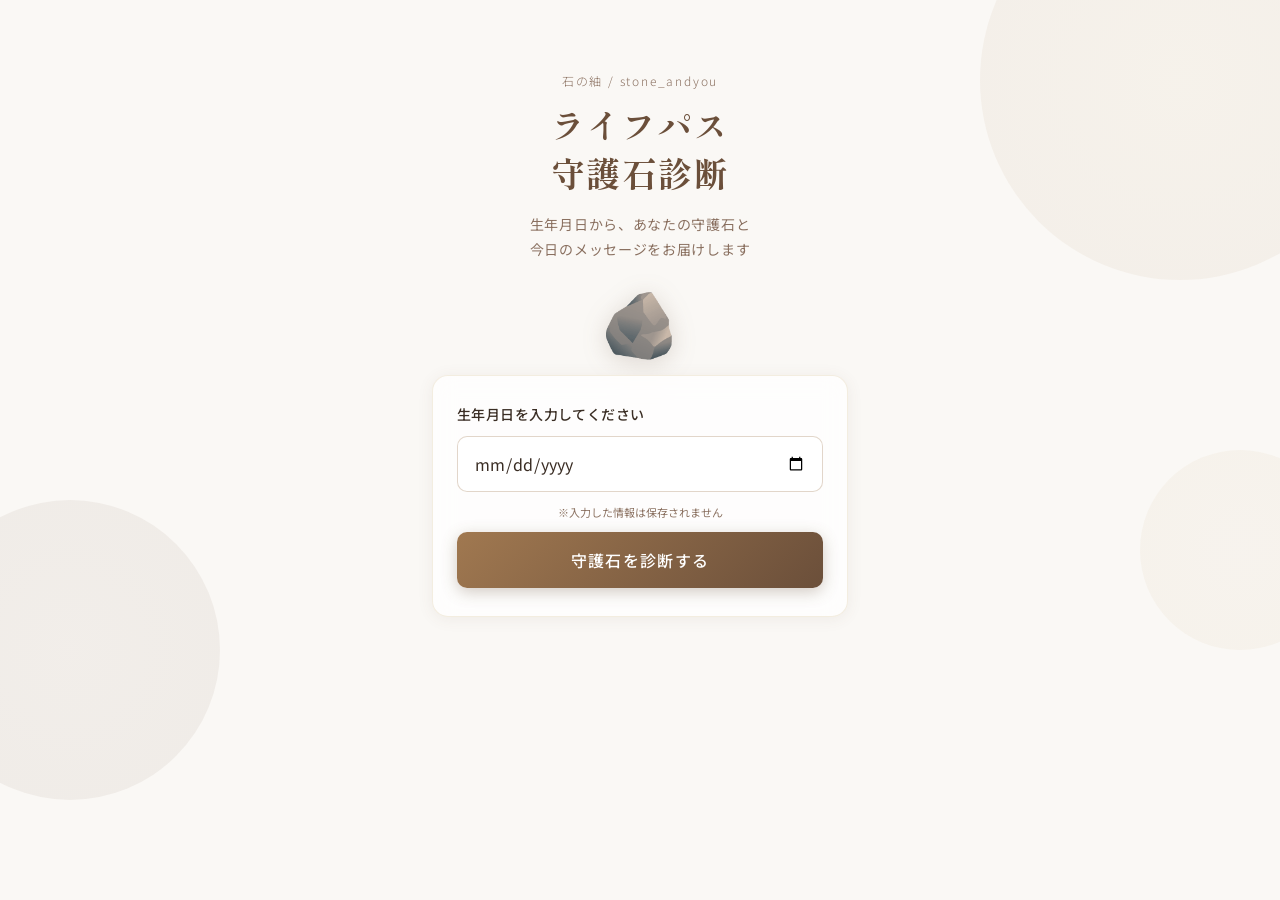
<file: index.html>
<!DOCTYPE html>
<html lang="ja">
<head>
  <meta charset="UTF-8" />
  <meta name="viewport" content="width=device-width, initial-scale=1.0" />
  <title>ライフパス診断 | 石の紬</title>
  <meta name="description" content="生年月日から守護石とあなたへのメッセージを診断します。石の紬のライフパス診断。" />
  <link rel="preconnect" href="https://fonts.googleapis.com" />
  <link rel="preconnect" href="https://fonts.gstatic.com" crossorigin />
  <link href="https://fonts.googleapis.com/css2?family=Shippori+Mincho:wght@400;500;700&family=Noto+Sans+JP:wght@300;400;500&display=swap" rel="stylesheet" />
  <link rel="stylesheet" href="style.css" />
</head>
<body>
  <div class="bg-decoration">
    <div class="circle c1"></div>
    <div class="circle c2"></div>
    <div class="circle c3"></div>
  </div>

  <!-- TOP画面 -->
  <section id="screen-top" class="screen active">
    <div class="container">
      <div class="logo-area">
        <p class="brand-sub">石の紬 / stone_andyou</p>
        <h1 class="brand-title">ライフパス<br />守護石診断</h1>
        <p class="brand-desc">生年月日から、あなたの守護石と<br />今日のメッセージをお届けします</p>
      </div>
      <div class="stone-icon">🪨</div>
      <div class="form-area">
        <label class="form-label">生年月日を入力してください</label>
        <input type="date" id="birthdate-input" class="date-input" max="2010-12-31" min="1940-01-01" />
        <p class="form-note">※入力した情報は保存されません</p>
        <button id="btn-diagnose" class="btn-primary" onclick="startDiagnosis()">
          守護石を診断する
        </button>
      </div>
    </div>
  </section>

  <!-- ローディング画面 -->
  <section id="screen-loading" class="screen">
    <div class="container center">
      <div class="loading-stone">🔮</div>
      <p class="loading-text">あなたの守護石を<br />読み取っています…</p>
      <div class="dots">
        <span></span><span></span><span></span>
      </div>
    </div>
  </section>

  <!-- 結果画面 -->
  <section id="screen-result" class="screen">
    <div class="container">
      <p class="result-brand">石の紬 / stone_andyou</p>
      <div class="result-number-area">
        <p class="result-label">あなたのライフパスナンバーは</p>
        <div class="result-number" id="result-number">4</div>
      </div>
      <div class="result-title-area">
        <h2 class="result-title" id="result-title">積み重ねの人</h2>
        <p class="result-keywords" id="result-keywords">堅実さ・誠実さ・忍耐力</p>
      </div>

      <div class="result-card stone-card">
        <p class="card-label">✦ 守護石</p>
        <p class="card-value" id="result-stone">タイガーアイ / ヘマタイト</p>
        <p class="card-desc" id="result-stone-desc">地に足のついた力強さと、ブレない意志を支えてくれる石です。</p>
      </div>

      <div class="result-card message-card">
        <p class="card-label">✦ 今日のメッセージ</p>
        <p class="card-message" id="result-message">焦らなくて大丈夫。あなたが積み重ねてきたものは、ちゃんと形になっています。</p>
      </div>

      <div class="line-cta">
        <p class="line-cta-text">もっと詳しい鑑定を<br />LINEで受け取りませんか？</p>
        <p class="line-cta-sub">守護石の選び方・石の販売もLINEにて</p>
        <a id="line-btn" href="#" class="btn-line" target="_blank" rel="noopener">
          <svg class="line-icon" viewBox="0 0 24 24" fill="currentColor">
            <path d="M12 2C6.48 2 2 6.01 2 10.97c0 4.07 2.87 7.49 6.84 8.72.5.09.68-.22.68-.48v-1.7c-2.79.61-3.38-1.34-3.38-1.34-.45-1.16-1.11-1.47-1.11-1.47-.91-.62.07-.61.07-.61 1 .07 1.53 1.03 1.53 1.03.89 1.52 2.34 1.08 2.91.83.09-.65.35-1.08.63-1.33-2.22-.25-4.56-1.11-4.56-4.95 0-1.09.39-1.99 1.03-2.69-.1-.25-.45-1.27.1-2.65 0 0 .84-.27 2.75 1.02A9.58 9.58 0 0 1 12 6.84c.85 0 1.71.11 2.51.34 1.91-1.29 2.75-1.02 2.75-1.02.55 1.38.2 2.4.1 2.65.64.7 1.03 1.6 1.03 2.69 0 3.85-2.34 4.7-4.57 4.95.36.31.68.92.68 1.85v2.74c0 .27.18.58.69.48C19.14 18.46 22 15.04 22 10.97 22 6.01 17.52 2 12 2z"/>
          </svg>
          LINEで詳しく診断してもらう
        </a>
        <p class="line-cta-note">※ボタンをタップするとLINEが開きます</p>
      </div>

      <button class="btn-retry" onclick="resetDiagnosis()">もう一度診断する</button>
    </div>
  </section>

  <script src="lifepath.js"></script>
</body>
</html>
</file>
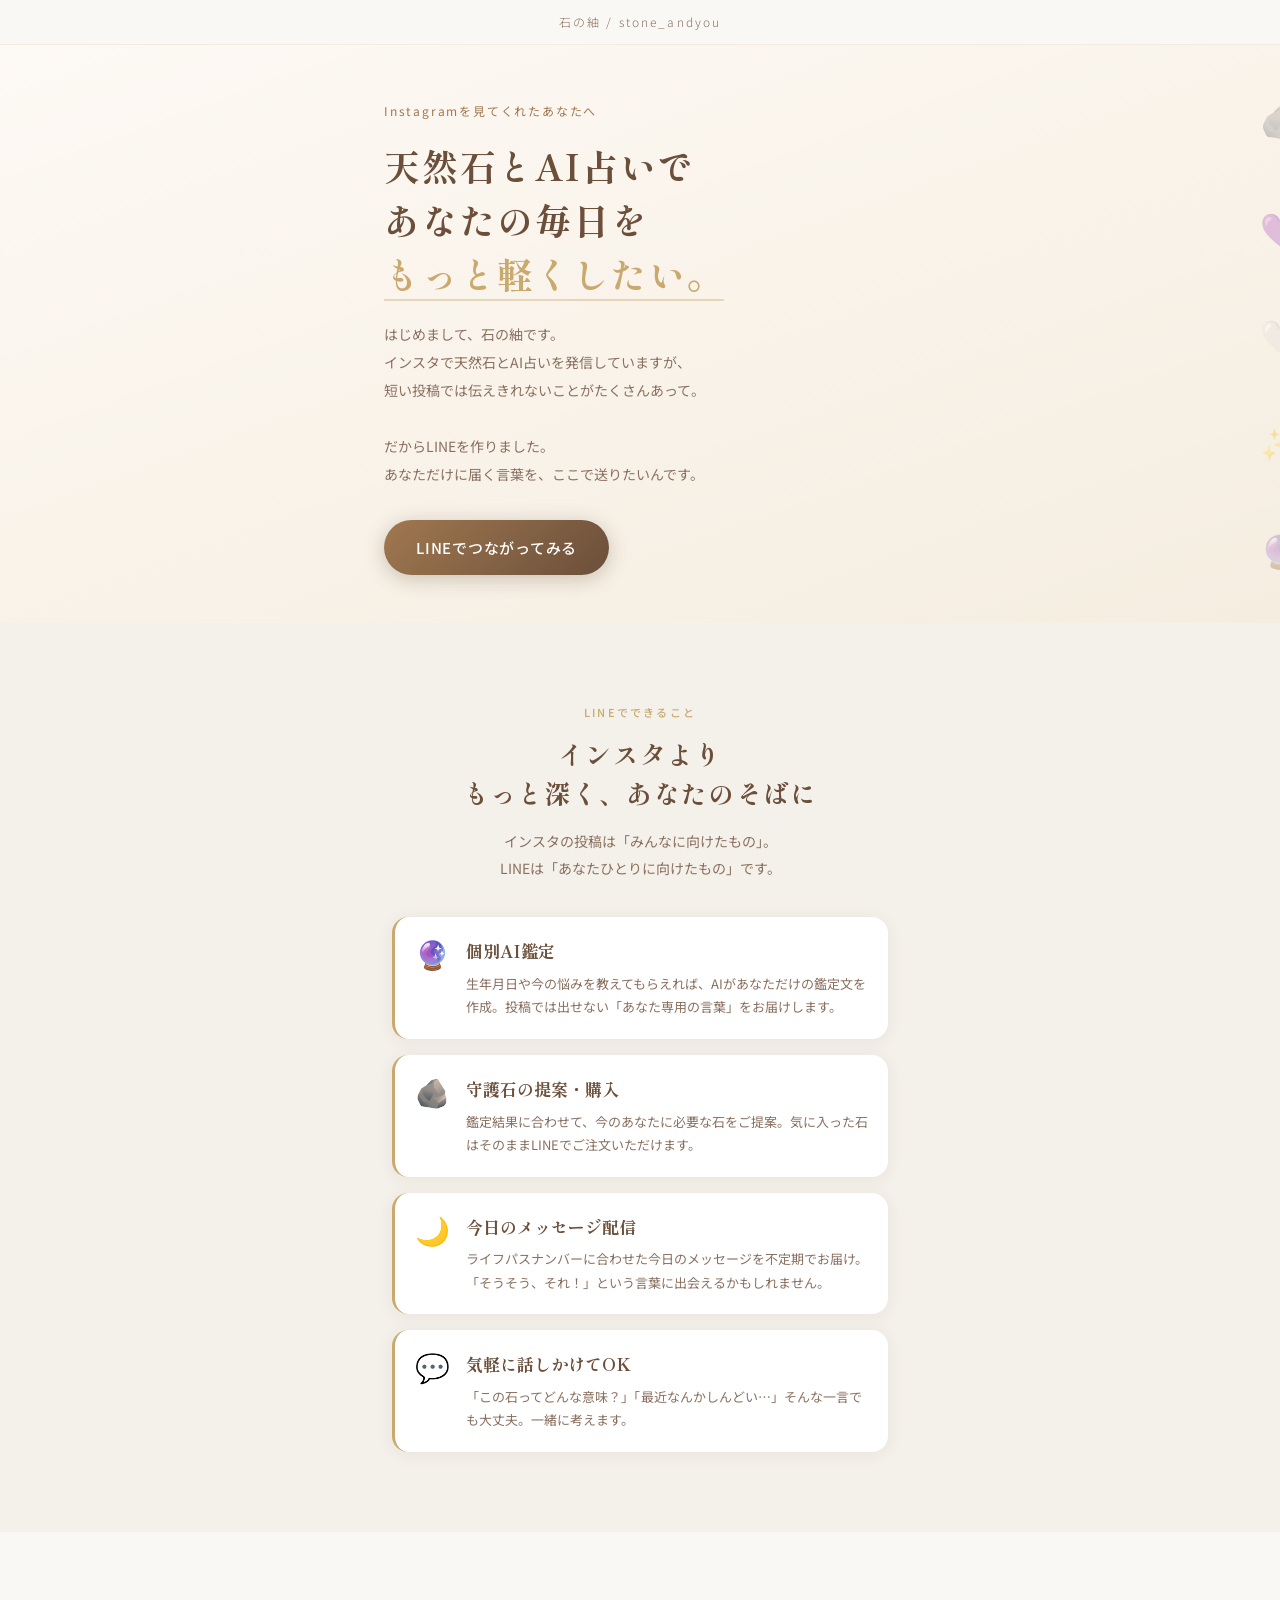
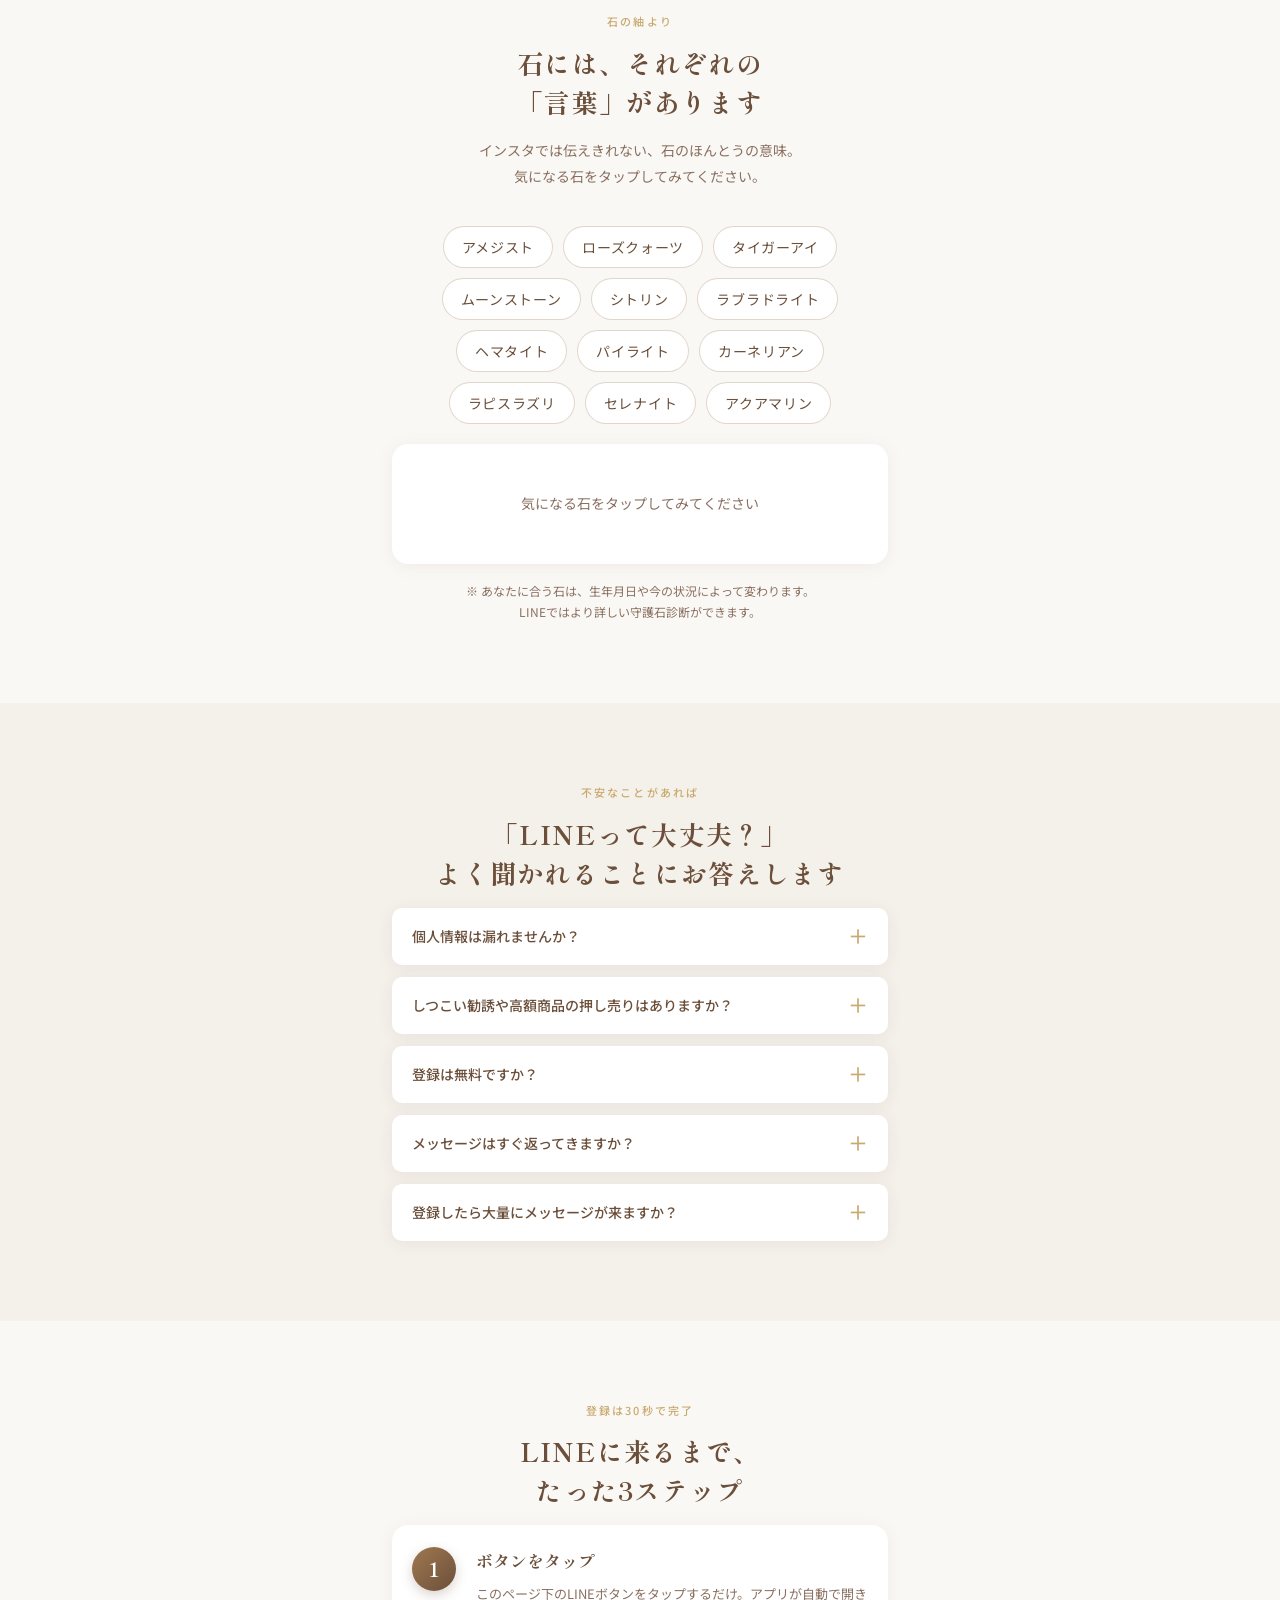
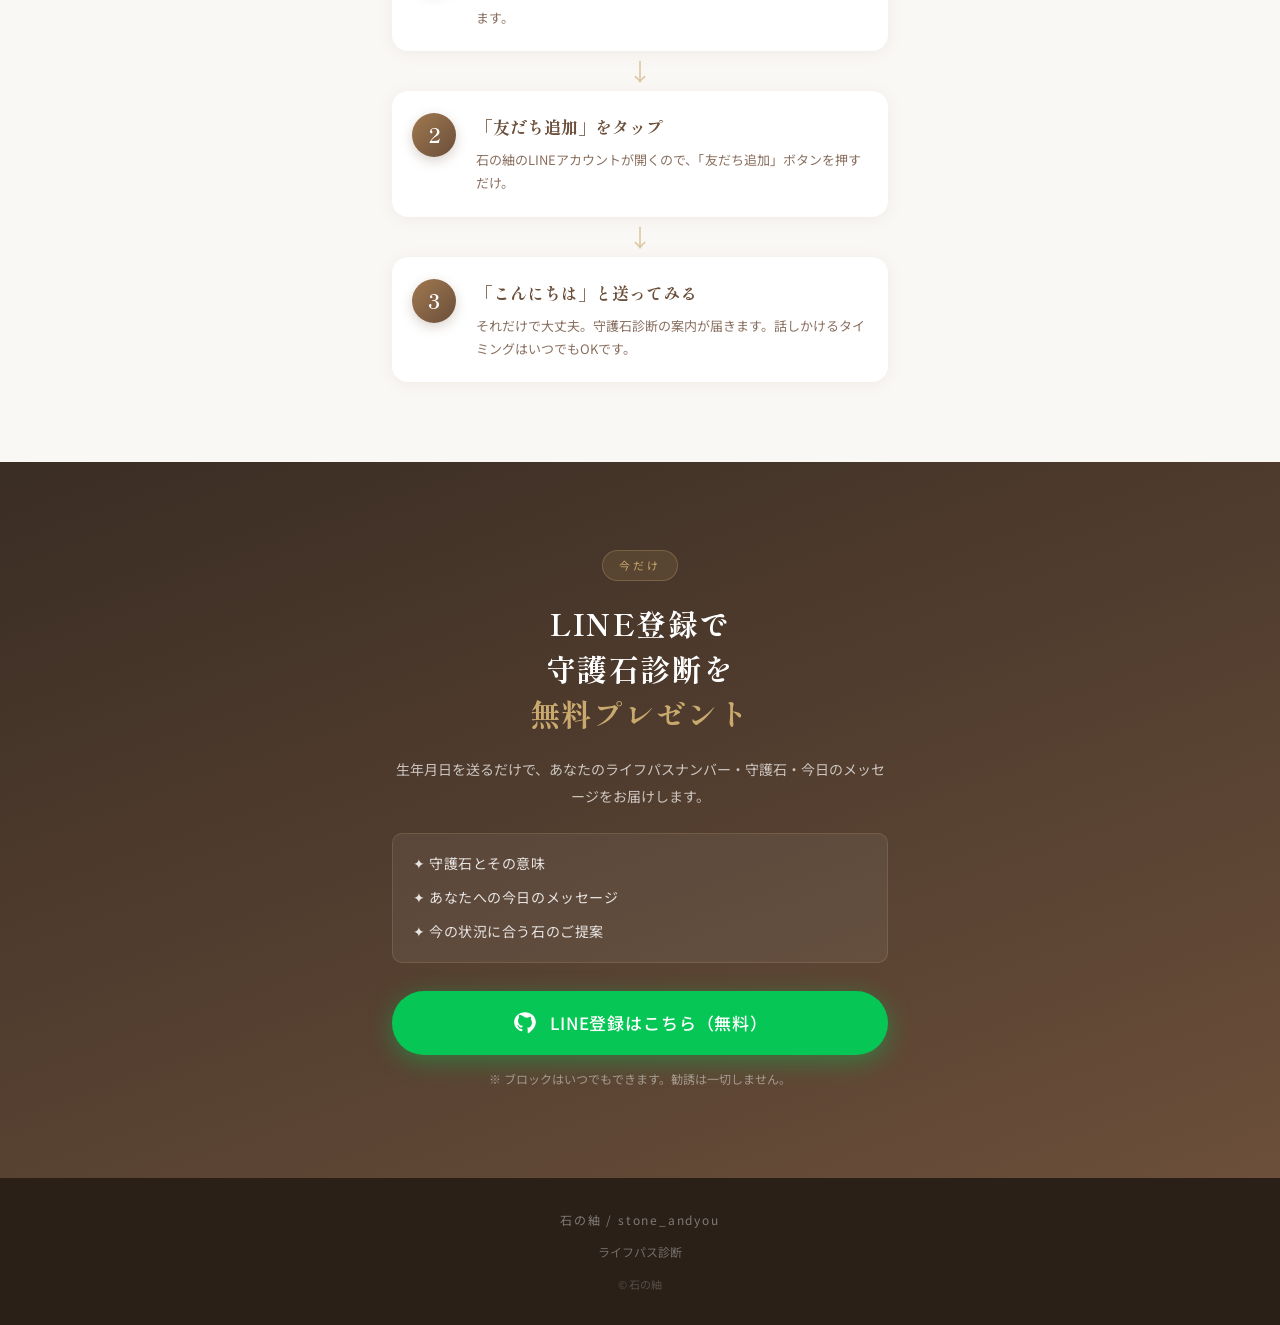
<file: lp.html>
<!DOCTYPE html>
<html lang="ja">
<head>
  <meta charset="UTF-8" />
  <meta name="viewport" content="width=device-width, initial-scale=1.0" />
  <title>LINEで占い・守護石診断 | 石の紬</title>
  <meta name="description" content="天然石×AI占い。LINEで個別の守護石診断・AI鑑定が受けられます。石の紬 / stone_andyou" />
  <link rel="preconnect" href="https://fonts.googleapis.com" />
  <link rel="preconnect" href="https://fonts.gstatic.com" crossorigin />
  <link href="https://fonts.googleapis.com/css2?family=Shippori+Mincho:wght@400;500;700&family=Noto+Sans+JP:wght@300;400;500&display=swap" rel="stylesheet" />
  <link rel="stylesheet" href="lp.css" />
</head>
<body>

  <!-- ===== ヘッダー ===== -->
  <header class="lp-header">
    <p class="header-brand">石の紬 / stone_andyou</p>
  </header>

  <!-- ===== HERO ===== -->
  <section class="hero">
    <div class="hero-inner">
      <p class="hero-eyebrow">Instagramを見てくれたあなたへ</p>
      <h1 class="hero-title">
        天然石とAI占いで<br />
        あなたの毎日を<br />
        <span class="hero-accent">もっと軽くしたい。</span>
      </h1>
      <p class="hero-body">
        はじめまして、石の紬です。<br />
        インスタで天然石とAI占いを発信していますが、<br />
        短い投稿では伝えきれないことがたくさんあって。<br /><br />
        だからLINEを作りました。<br />
        あなただけに届く言葉を、ここで送りたいんです。
      </p>
      <a href="#line-cta" class="btn-hero">LINEでつながってみる</a>
    </div>
    <div class="hero-stones">
      <span class="hs s1">🪨</span>
      <span class="hs s2">💜</span>
      <span class="hs s3">🤍</span>
      <span class="hs s4">✨</span>
      <span class="hs s5">🔮</span>
    </div>
  </section>

  <!-- ===== LINEでできること ===== -->
  <section class="section bg-cream">
    <div class="container">
      <p class="section-eyebrow">LINEでできること</p>
      <h2 class="section-title">インスタより<br />もっと深く、あなたのそばに</h2>
      <p class="section-lead">
        インスタの投稿は「みんなに向けたもの」。<br />
        LINEは「あなたひとりに向けたもの」です。
      </p>

      <div class="benefit-list">
        <div class="benefit-card">
          <div class="benefit-icon">🔮</div>
          <div class="benefit-body">
            <h3 class="benefit-title">個別AI鑑定</h3>
            <p class="benefit-desc">生年月日や今の悩みを教えてもらえれば、AIがあなただけの鑑定文を作成。投稿では出せない「あなた専用の言葉」をお届けします。</p>
          </div>
        </div>
        <div class="benefit-card">
          <div class="benefit-icon">🪨</div>
          <div class="benefit-body">
            <h3 class="benefit-title">守護石の提案・購入</h3>
            <p class="benefit-desc">鑑定結果に合わせて、今のあなたに必要な石をご提案。気に入った石はそのままLINEでご注文いただけます。</p>
          </div>
        </div>
        <div class="benefit-card">
          <div class="benefit-icon">🌙</div>
          <div class="benefit-body">
            <h3 class="benefit-title">今日のメッセージ配信</h3>
            <p class="benefit-desc">ライフパスナンバーに合わせた今日のメッセージを不定期でお届け。「そうそう、それ！」という言葉に出会えるかもしれません。</p>
          </div>
        </div>
        <div class="benefit-card">
          <div class="benefit-icon">💬</div>
          <div class="benefit-body">
            <h3 class="benefit-title">気軽に話しかけてOK</h3>
            <p class="benefit-desc">「この石ってどんな意味？」「最近なんかしんどい…」そんな一言でも大丈夫。一緒に考えます。</p>
          </div>
        </div>
      </div>
    </div>
  </section>

  <!-- ===== 石の意味ミニ辞典 ===== -->
  <section class="section">
    <div class="container">
      <p class="section-eyebrow">石の紬より</p>
      <h2 class="section-title">石には、それぞれの<br />「言葉」があります</h2>
      <p class="section-lead">
        インスタでは伝えきれない、石のほんとうの意味。<br />
        気になる石をタップしてみてください。
      </p>

      <div class="stone-grid">
        <button class="stone-chip" onclick="toggleStone('amethyst')">アメジスト</button>
        <button class="stone-chip" onclick="toggleStone('rose')">ローズクォーツ</button>
        <button class="stone-chip" onclick="toggleStone('tiger')">タイガーアイ</button>
        <button class="stone-chip" onclick="toggleStone('moonstone')">ムーンストーン</button>
        <button class="stone-chip" onclick="toggleStone('citrine')">シトリン</button>
        <button class="stone-chip" onclick="toggleStone('labradorite')">ラブラドライト</button>
        <button class="stone-chip" onclick="toggleStone('hematite')">ヘマタイト</button>
        <button class="stone-chip" onclick="toggleStone('pyrite')">パイライト</button>
        <button class="stone-chip" onclick="toggleStone('carnelian')">カーネリアン</button>
        <button class="stone-chip" onclick="toggleStone('lapis')">ラピスラズリ</button>
        <button class="stone-chip" onclick="toggleStone('selenite')">セレナイト</button>
        <button class="stone-chip" onclick="toggleStone('aquamarine')">アクアマリン</button>
      </div>

      <div class="stone-detail" id="stone-detail">
        <div class="stone-detail-inner" id="stone-detail-inner">
          <p class="stone-detail-placeholder">気になる石をタップしてみてください</p>
        </div>
      </div>

      <p class="stone-note">
        ※ あなたに合う石は、生年月日や今の状況によって変わります。<br />
        LINEではより詳しい守護石診断ができます。
      </p>
    </div>
  </section>

  <!-- ===== よくある不安Q&A ===== -->
  <section class="section bg-cream">
    <div class="container">
      <p class="section-eyebrow">不安なことがあれば</p>
      <h2 class="section-title">「LINEって大丈夫？」<br />よく聞かれることにお答えします</h2>

      <div class="faq-list">
        <div class="faq-item">
          <button class="faq-q" onclick="toggleFaq(this)">
            <span>個人情報は漏れませんか？</span>
            <span class="faq-icon">＋</span>
          </button>
          <div class="faq-a">
            <p>LINEのトーク内容は私だけが見ます。名前・住所・電話番号などをこちらから聞くことはありませんし、第三者に共有することも絶対にありません。また、石を注文いただいた場合の発送先は、ご注文時に確認するだけで、それ以外には使用しません。</p>
          </div>
        </div>
        <div class="faq-item">
          <button class="faq-q" onclick="toggleFaq(this)">
            <span>しつこい勧誘や高額商品の押し売りはありますか？</span>
            <span class="faq-icon">＋</span>
          </button>
          <div class="faq-a">
            <p>一切ありません。私が大切にしているのは「その人に合った石との出会い」。必要のない方に無理に売ることはしませんし、ブロックもいつでも自由にしていただけます。返信したくない時は、しなくても大丈夫です。</p>
          </div>
        </div>
        <div class="faq-item">
          <button class="faq-q" onclick="toggleFaq(this)">
            <span>登録は無料ですか？</span>
            <span class="faq-icon">＋</span>
          </button>
          <div class="faq-a">
            <p>LINEの登録・トーク・簡単な相談は無料です。個別の詳細鑑定（長文・複数の質問対応など）は有料メニューをご案内することがありますが、事前にお伝えしますので、いきなり請求されることはありません。</p>
          </div>
        </div>
        <div class="faq-item">
          <button class="faq-q" onclick="toggleFaq(this)">
            <span>メッセージはすぐ返ってきますか？</span>
            <span class="faq-icon">＋</span>
          </button>
          <div class="faq-a">
            <p>石に関する簡単な質問や守護石診断（生年月日を送るだけ）は、自動で返信が届きます。詳しい個別鑑定のご相談は、基本的に24時間以内にお返事します。返信が遅くなる場合はご了承ください。</p>
          </div>
        </div>
        <div class="faq-item">
          <button class="faq-q" onclick="toggleFaq(this)">
            <span>登録したら大量にメッセージが来ますか？</span>
            <span class="faq-icon">＋</span>
          </button>
          <div class="faq-a">
            <p>頻繁にメッセージを送ることはありません。配信は週1〜2回程度で、今日のメッセージや石のご紹介など、役に立つ内容だけをお届けしています。「静かなLINE」を心がけています。</p>
          </div>
        </div>
      </div>
    </div>
  </section>

  <!-- ===== 登録の流れ ===== -->
  <section class="section">
    <div class="container">
      <p class="section-eyebrow">登録は30秒で完了</p>
      <h2 class="section-title">LINEに来るまで、<br />たった3ステップ</h2>

      <div class="steps">
        <div class="step">
          <div class="step-num">1</div>
          <div class="step-body">
            <h3 class="step-title">ボタンをタップ</h3>
            <p class="step-desc">このページ下のLINEボタンをタップするだけ。アプリが自動で開きます。</p>
          </div>
        </div>
        <div class="step-arrow">↓</div>
        <div class="step">
          <div class="step-num">2</div>
          <div class="step-body">
            <h3 class="step-title">「友だち追加」をタップ</h3>
            <p class="step-desc">石の紬のLINEアカウントが開くので、「友だち追加」ボタンを押すだけ。</p>
          </div>
        </div>
        <div class="step-arrow">↓</div>
        <div class="step">
          <div class="step-num">3</div>
          <div class="step-body">
            <h3 class="step-title">「こんにちは」と送ってみる</h3>
            <p class="step-desc">それだけで大丈夫。守護石診断の案内が届きます。話しかけるタイミングはいつでもOKです。</p>
          </div>
        </div>
      </div>
    </div>
  </section>

  <!-- ===== LINE CTA ===== -->
  <section class="section cta-section" id="line-cta">
    <div class="container">
      <div class="cta-box">
        <p class="cta-eyebrow">今だけ</p>
        <h2 class="cta-title">LINE登録で<br />守護石診断を<br /><span class="cta-accent">無料プレゼント</span></h2>
        <p class="cta-desc">
          生年月日を送るだけで、あなたのライフパスナンバー・守護石・今日のメッセージをお届けします。
        </p>
        <ul class="cta-list">
          <li>✦ 守護石とその意味</li>
          <li>✦ あなたへの今日のメッセージ</li>
          <li>✦ 今の状況に合う石のご提案</li>
        </ul>
        <a href="https://lin.ee/XXXXXXXX" class="btn-line-main" target="_blank" rel="noopener">
          <svg class="line-icon-lg" viewBox="0 0 24 24" fill="currentColor">
            <path d="M12 2C6.48 2 2 6.01 2 10.97c0 4.07 2.87 7.49 6.84 8.72.5.09.68-.22.68-.48v-1.7c-2.79.61-3.38-1.34-3.38-1.34-.45-1.16-1.11-1.47-1.11-1.47-.91-.62.07-.61.07-.61 1 .07 1.53 1.03 1.53 1.03.89 1.52 2.34 1.08 2.91.83.09-.65.35-1.08.63-1.33-2.22-.25-4.56-1.11-4.56-4.95 0-1.09.39-1.99 1.03-2.69-.1-.25-.45-1.27.1-2.65 0 0 .84-.27 2.75 1.02A9.58 9.58 0 0 1 12 6.84c.85 0 1.71.11 2.51.34 1.91-1.29 2.75-1.02 2.75-1.02.55 1.38.2 2.4.1 2.65.64.7 1.03 1.6 1.03 2.69 0 3.85-2.34 4.7-4.57 4.95.36.31.68.92.68 1.85v2.74c0 .27.18.58.69.48C19.14 18.46 22 15.04 22 10.97 22 6.01 17.52 2 12 2z"/>
          </svg>
          LINE登録はこちら（無料）
        </a>
        <p class="cta-note">※ ブロックはいつでもできます。勧誘は一切しません。</p>
      </div>
    </div>
  </section>

  <!-- ===== フッター ===== -->
  <footer class="lp-footer">
    <p class="footer-brand">石の紬 / stone_andyou</p>
    <p class="footer-links">
      <a href="index.html">ライフパス診断</a>
    </p>
    <p class="footer-copy">© 石の紬</p>
  </footer>

  <script src="lp.js"></script>
</body>
</html>
</file>
<file: style.css>
/* ===== リセット & 基本 ===== */
*, *::before, *::after {
  box-sizing: border-box;
  margin: 0;
  padding: 0;
}

:root {
  --color-bg: #faf8f5;
  --color-primary: #6b4f3a;
  --color-accent: #a07850;
  --color-gold: #c9a96e;
  --color-text: #3a2d24;
  --color-text-light: #8a7060;
  --color-white: #ffffff;
  --color-line: #06c755;
  --color-card-bg: rgba(255, 255, 255, 0.75);
  --font-serif: 'Shippori Mincho', serif;
  --font-sans: 'Noto Sans JP', sans-serif;
  --shadow: 0 4px 24px rgba(107, 79, 58, 0.1);
  --shadow-card: 0 2px 16px rgba(107, 79, 58, 0.08);
  --radius: 16px;
  --radius-sm: 10px;
}

body {
  font-family: var(--font-sans);
  background-color: var(--color-bg);
  color: var(--color-text);
  min-height: 100vh;
  overflow-x: hidden;
}

/* ===== 背景装飾 ===== */
.bg-decoration {
  position: fixed;
  inset: 0;
  pointer-events: none;
  z-index: 0;
  overflow: hidden;
}

.circle {
  position: absolute;
  border-radius: 50%;
  opacity: 0.07;
}

.c1 {
  width: 400px;
  height: 400px;
  background: radial-gradient(circle, #c9a96e, #a07850);
  top: -120px;
  right: -100px;
}

.c2 {
  width: 300px;
  height: 300px;
  background: radial-gradient(circle, #8b6f5e, #6b4f3a);
  bottom: 100px;
  left: -80px;
}

.c3 {
  width: 200px;
  height: 200px;
  background: radial-gradient(circle, #d4b896, #c9a96e);
  top: 50%;
  right: -60px;
}

/* ===== 画面切り替え ===== */
.screen {
  display: none;
  position: relative;
  z-index: 1;
  min-height: 100vh;
}

.screen.active {
  display: flex;
  flex-direction: column;
}

/* ===== コンテナ ===== */
.container {
  width: 100%;
  max-width: 480px;
  margin: 0 auto;
  padding: 48px 24px 40px;
  display: flex;
  flex-direction: column;
  gap: 24px;
}

.container.center {
  justify-content: center;
  align-items: center;
  min-height: 100vh;
}

/* ===== TOP画面 ===== */
.logo-area {
  text-align: center;
  padding-top: 16px;
}

.brand-sub {
  font-family: var(--font-sans);
  font-size: 12px;
  font-weight: 300;
  letter-spacing: 0.15em;
  color: var(--color-text-light);
  margin-bottom: 12px;
}

.brand-title {
  font-family: var(--font-serif);
  font-size: 34px;
  font-weight: 700;
  color: var(--color-primary);
  line-height: 1.4;
  letter-spacing: 0.05em;
  margin-bottom: 16px;
}

.brand-desc {
  font-size: 14px;
  color: var(--color-text-light);
  line-height: 1.8;
  letter-spacing: 0.05em;
}

.stone-icon {
  text-align: center;
  font-size: 64px;
  line-height: 1;
  filter: drop-shadow(0 4px 12px rgba(107, 79, 58, 0.2));
  animation: float 3s ease-in-out infinite;
}

@keyframes float {
  0%, 100% { transform: translateY(0px); }
  50% { transform: translateY(-8px); }
}

/* ===== フォームエリア ===== */
.form-area {
  background: var(--color-card-bg);
  backdrop-filter: blur(12px);
  -webkit-backdrop-filter: blur(12px);
  border: 1px solid rgba(201, 169, 110, 0.2);
  border-radius: var(--radius);
  padding: 28px 24px;
  box-shadow: var(--shadow-card);
  display: flex;
  flex-direction: column;
  gap: 12px;
}

.form-label {
  font-size: 14px;
  color: var(--color-text);
  font-weight: 500;
  letter-spacing: 0.03em;
}

.date-input {
  width: 100%;
  padding: 14px 16px;
  border: 1.5px solid rgba(160, 120, 80, 0.3);
  border-radius: var(--radius-sm);
  font-size: 16px;
  font-family: var(--font-sans);
  color: var(--color-text);
  background: rgba(255, 255, 255, 0.8);
  outline: none;
  transition: border-color 0.2s, box-shadow 0.2s;
  -webkit-appearance: none;
}

.date-input:focus {
  border-color: var(--color-gold);
  box-shadow: 0 0 0 3px rgba(201, 169, 110, 0.15);
}

.form-note {
  font-size: 11px;
  color: var(--color-text-light);
  text-align: center;
}

/* ===== ボタン ===== */
.btn-primary {
  width: 100%;
  padding: 16px;
  background: linear-gradient(135deg, var(--color-accent), var(--color-primary));
  color: var(--color-white);
  border: none;
  border-radius: var(--radius-sm);
  font-size: 16px;
  font-family: var(--font-sans);
  font-weight: 500;
  letter-spacing: 0.08em;
  cursor: pointer;
  transition: opacity 0.2s, transform 0.15s;
  box-shadow: 0 4px 16px rgba(107, 79, 58, 0.3);
}

.btn-primary:hover {
  opacity: 0.9;
  transform: translateY(-1px);
}

.btn-primary:active {
  transform: translateY(0);
}

/* ===== ローディング ===== */
.loading-stone {
  font-size: 80px;
  animation: pulse 1.5s ease-in-out infinite;
  margin-bottom: 24px;
}

@keyframes pulse {
  0%, 100% { transform: scale(1); opacity: 1; }
  50% { transform: scale(1.1); opacity: 0.7; }
}

.loading-text {
  font-family: var(--font-serif);
  font-size: 18px;
  color: var(--color-primary);
  text-align: center;
  line-height: 1.7;
  letter-spacing: 0.05em;
  margin-bottom: 24px;
}

.dots {
  display: flex;
  gap: 8px;
  justify-content: center;
}

.dots span {
  width: 8px;
  height: 8px;
  border-radius: 50%;
  background: var(--color-gold);
  animation: blink 1.2s infinite;
}

.dots span:nth-child(2) { animation-delay: 0.2s; }
.dots span:nth-child(3) { animation-delay: 0.4s; }

@keyframes blink {
  0%, 80%, 100% { opacity: 0.2; }
  40% { opacity: 1; }
}

/* ===== 結果画面 ===== */
.result-brand {
  font-size: 11px;
  font-weight: 300;
  letter-spacing: 0.15em;
  color: var(--color-text-light);
  text-align: center;
}

.result-number-area {
  text-align: center;
  padding: 8px 0;
}

.result-label {
  font-size: 13px;
  color: var(--color-text-light);
  letter-spacing: 0.05em;
  margin-bottom: 8px;
}

.result-number {
  font-family: var(--font-serif);
  font-size: 88px;
  font-weight: 700;
  color: var(--color-primary);
  line-height: 1;
  background: linear-gradient(135deg, var(--color-primary), var(--color-gold));
  -webkit-background-clip: text;
  -webkit-text-fill-color: transparent;
  background-clip: text;
  filter: drop-shadow(0 2px 8px rgba(107, 79, 58, 0.2));
}

.result-title-area {
  text-align: center;
  padding-bottom: 8px;
  border-bottom: 1px solid rgba(201, 169, 110, 0.2);
}

.result-title {
  font-family: var(--font-serif);
  font-size: 28px;
  font-weight: 700;
  color: var(--color-primary);
  letter-spacing: 0.1em;
  margin-bottom: 8px;
}

.result-keywords {
  font-size: 13px;
  color: var(--color-accent);
  letter-spacing: 0.12em;
}

/* ===== カード ===== */
.result-card {
  background: var(--color-card-bg);
  backdrop-filter: blur(12px);
  -webkit-backdrop-filter: blur(12px);
  border-radius: var(--radius);
  padding: 20px 22px;
  box-shadow: var(--shadow-card);
}

.stone-card {
  border-left: 3px solid var(--color-gold);
  border-top: 1px solid rgba(201, 169, 110, 0.15);
}

.message-card {
  border-left: 3px solid var(--color-primary);
  border-top: 1px solid rgba(107, 79, 58, 0.1);
}

.card-label {
  font-size: 11px;
  letter-spacing: 0.2em;
  color: var(--color-text-light);
  margin-bottom: 8px;
  font-weight: 500;
}

.card-value {
  font-family: var(--font-serif);
  font-size: 20px;
  font-weight: 700;
  color: var(--color-primary);
  margin-bottom: 8px;
  letter-spacing: 0.05em;
}

.card-desc {
  font-size: 13px;
  color: var(--color-text-light);
  line-height: 1.7;
}

.card-message {
  font-family: var(--font-serif);
  font-size: 15px;
  color: var(--color-text);
  line-height: 1.9;
  letter-spacing: 0.05em;
}

/* ===== LINE CTA ===== */
.line-cta {
  background: linear-gradient(135deg, rgba(201, 169, 110, 0.08), rgba(107, 79, 58, 0.05));
  border: 1px solid rgba(201, 169, 110, 0.25);
  border-radius: var(--radius);
  padding: 24px 22px;
  text-align: center;
  display: flex;
  flex-direction: column;
  gap: 12px;
}

.line-cta-text {
  font-family: var(--font-serif);
  font-size: 16px;
  color: var(--color-primary);
  line-height: 1.7;
  font-weight: 500;
}

.line-cta-sub {
  font-size: 12px;
  color: var(--color-text-light);
}

.btn-line {
  display: flex;
  align-items: center;
  justify-content: center;
  gap: 10px;
  padding: 16px 20px;
  background: var(--color-line);
  color: white;
  border-radius: var(--radius-sm);
  text-decoration: none;
  font-size: 15px;
  font-family: var(--font-sans);
  font-weight: 500;
  letter-spacing: 0.05em;
  transition: opacity 0.2s, transform 0.15s;
  box-shadow: 0 4px 16px rgba(6, 199, 85, 0.3);
}

.btn-line:hover {
  opacity: 0.92;
  transform: translateY(-1px);
}

.line-icon {
  width: 22px;
  height: 22px;
  flex-shrink: 0;
}

.line-cta-note {
  font-size: 11px;
  color: var(--color-text-light);
}

/* ===== もう一度ボタン ===== */
.btn-retry {
  background: transparent;
  border: 1.5px solid rgba(160, 120, 80, 0.35);
  color: var(--color-text-light);
  padding: 13px;
  border-radius: var(--radius-sm);
  font-size: 14px;
  font-family: var(--font-sans);
  cursor: pointer;
  transition: background 0.2s, color 0.2s;
  letter-spacing: 0.05em;
  margin-bottom: 16px;
}

.btn-retry:hover {
  background: rgba(160, 120, 80, 0.08);
  color: var(--color-primary);
}

/* ===== アニメーション ===== */
@keyframes fadeInUp {
  from { opacity: 0; transform: translateY(20px); }
  to { opacity: 1; transform: translateY(0); }
}

.screen.active .container > * {
  animation: fadeInUp 0.4s ease both;
}

.screen.active .container > *:nth-child(1) { animation-delay: 0s; }
.screen.active .container > *:nth-child(2) { animation-delay: 0.08s; }
.screen.active .container > *:nth-child(3) { animation-delay: 0.16s; }
.screen.active .container > *:nth-child(4) { animation-delay: 0.24s; }
.screen.active .container > *:nth-child(5) { animation-delay: 0.32s; }
.screen.active .container > *:nth-child(6) { animation-delay: 0.4s; }
.screen.active .container > *:nth-child(7) { animation-delay: 0.48s; }
.screen.active .container > *:nth-child(8) { animation-delay: 0.56s; }

/* ===== レスポンシブ ===== */
@media (max-width: 360px) {
  .brand-title { font-size: 28px; }
  .result-number { font-size: 72px; }
  .result-title { font-size: 24px; }
  .container { padding: 36px 18px 32px; }
}

@media (min-width: 520px) {
  .container { padding: 56px 32px 48px; }
}
</file>
<file: lp.css>
/* ===== リセット & 基本 ===== */
*, *::before, *::after {
  box-sizing: border-box;
  margin: 0;
  padding: 0;
}

:root {
  --color-bg: #faf8f5;
  --color-cream: #f4f0ea;
  --color-primary: #6b4f3a;
  --color-accent: #a07850;
  --color-gold: #c9a96e;
  --color-text: #3a2d24;
  --color-text-light: #8a7060;
  --color-white: #ffffff;
  --color-line: #06c755;
  --font-serif: 'Shippori Mincho', serif;
  --font-sans: 'Noto Sans JP', sans-serif;
  --radius: 16px;
  --radius-sm: 10px;
  --shadow: 0 4px 24px rgba(107, 79, 58, 0.1);
  --shadow-card: 0 2px 16px rgba(107, 79, 58, 0.08);
}

html {
  scroll-behavior: smooth;
}

body {
  font-family: var(--font-sans);
  background-color: var(--color-bg);
  color: var(--color-text);
  line-height: 1.7;
  overflow-x: hidden;
}

/* ===== ヘッダー ===== */
.lp-header {
  position: sticky;
  top: 0;
  z-index: 100;
  background: rgba(250, 248, 245, 0.92);
  backdrop-filter: blur(12px);
  -webkit-backdrop-filter: blur(12px);
  border-bottom: 1px solid rgba(201, 169, 110, 0.15);
  padding: 12px 24px;
  text-align: center;
}

.header-brand {
  font-size: 12px;
  letter-spacing: 0.18em;
  color: var(--color-text-light);
  font-weight: 300;
}

/* ===== 共通コンテナ ===== */
.container {
  width: 100%;
  max-width: 560px;
  margin: 0 auto;
  padding: 0 20px;
}

.section {
  padding: 64px 0;
}

.bg-cream {
  background-color: var(--color-cream);
}

/* ===== セクション見出し共通 ===== */
.section-eyebrow {
  font-size: 11px;
  letter-spacing: 0.2em;
  color: var(--color-gold);
  text-align: center;
  margin-bottom: 12px;
  font-weight: 500;
}

.section-title {
  font-family: var(--font-serif);
  font-size: 26px;
  font-weight: 700;
  color: var(--color-primary);
  text-align: center;
  line-height: 1.5;
  letter-spacing: 0.05em;
  margin-bottom: 16px;
}

.section-lead {
  font-size: 14px;
  color: var(--color-text-light);
  text-align: center;
  line-height: 1.9;
  margin-bottom: 36px;
}

/* ===== HERO ===== */
.hero {
  background: linear-gradient(160deg, #fdf9f4 0%, #f5ede0 100%);
  padding: 56px 0 48px;
  position: relative;
  overflow: hidden;
}

.hero-inner {
  max-width: 560px;
  margin: 0 auto;
  padding: 0 24px;
  position: relative;
  z-index: 2;
}

.hero-eyebrow {
  font-size: 12px;
  letter-spacing: 0.15em;
  color: var(--color-accent);
  margin-bottom: 16px;
}

.hero-title {
  font-family: var(--font-serif);
  font-size: 32px;
  font-weight: 700;
  color: var(--color-primary);
  line-height: 1.5;
  letter-spacing: 0.05em;
  margin-bottom: 8px;
}

.hero-accent {
  color: var(--color-gold);
  border-bottom: 2px solid rgba(201, 169, 110, 0.4);
}

.hero-body {
  font-size: 14px;
  color: var(--color-text-light);
  line-height: 2;
  margin-top: 20px;
  margin-bottom: 32px;
}

.btn-hero {
  display: inline-block;
  padding: 15px 32px;
  background: linear-gradient(135deg, var(--color-accent), var(--color-primary));
  color: white;
  border-radius: 50px;
  text-decoration: none;
  font-size: 15px;
  font-weight: 500;
  letter-spacing: 0.05em;
  box-shadow: 0 4px 20px rgba(107, 79, 58, 0.3);
  transition: opacity 0.2s, transform 0.15s;
}

.btn-hero:hover {
  opacity: 0.9;
  transform: translateY(-2px);
}

.hero-stones {
  position: absolute;
  top: 0;
  right: -20px;
  height: 100%;
  display: flex;
  flex-direction: column;
  justify-content: space-around;
  padding: 20px 0;
  z-index: 1;
  opacity: 0.3;
}

.hs {
  font-size: 32px;
  animation: floatStone 4s ease-in-out infinite;
}

.s1 { animation-delay: 0s; }
.s2 { animation-delay: 0.6s; }
.s3 { animation-delay: 1.2s; }
.s4 { animation-delay: 1.8s; }
.s5 { animation-delay: 2.4s; }

@keyframes floatStone {
  0%, 100% { transform: translateY(0px); }
  50% { transform: translateY(-10px); }
}

/* ===== メリットカード ===== */
.benefit-list {
  display: flex;
  flex-direction: column;
  gap: 16px;
}

.benefit-card {
  background: white;
  border-radius: var(--radius);
  padding: 20px;
  display: flex;
  gap: 16px;
  align-items: flex-start;
  box-shadow: var(--shadow-card);
  border-left: 3px solid var(--color-gold);
}

.benefit-icon {
  font-size: 28px;
  flex-shrink: 0;
  line-height: 1;
  margin-top: 2px;
}

.benefit-title {
  font-family: var(--font-serif);
  font-size: 17px;
  font-weight: 700;
  color: var(--color-primary);
  margin-bottom: 6px;
}

.benefit-desc {
  font-size: 13px;
  color: var(--color-text-light);
  line-height: 1.8;
}

/* ===== 石の辞典 ===== */
.stone-grid {
  display: flex;
  flex-wrap: wrap;
  gap: 10px;
  justify-content: center;
  margin-bottom: 20px;
}

.stone-chip {
  padding: 10px 18px;
  border: 1.5px solid rgba(160, 120, 80, 0.3);
  border-radius: 50px;
  background: white;
  color: var(--color-primary);
  font-size: 14px;
  font-family: var(--font-sans);
  cursor: pointer;
  transition: all 0.2s;
  letter-spacing: 0.05em;
}

.stone-chip:hover,
.stone-chip.active {
  background: var(--color-primary);
  color: white;
  border-color: var(--color-primary);
  transform: translateY(-1px);
  box-shadow: 0 4px 12px rgba(107, 79, 58, 0.25);
}

.stone-detail {
  background: white;
  border-radius: var(--radius);
  min-height: 120px;
  display: flex;
  align-items: center;
  box-shadow: var(--shadow-card);
  overflow: hidden;
  margin-bottom: 16px;
  transition: min-height 0.3s;
}

.stone-detail-inner {
  padding: 24px;
  width: 100%;
}

.stone-detail-placeholder {
  color: var(--color-text-light);
  font-size: 14px;
  text-align: center;
}

.stone-detail-content {
  display: flex;
  flex-direction: column;
  gap: 10px;
}

.stone-detail-name {
  font-family: var(--font-serif);
  font-size: 20px;
  font-weight: 700;
  color: var(--color-primary);
}

.stone-detail-emoji {
  font-size: 32px;
  margin-bottom: 4px;
}

.stone-detail-meaning {
  font-size: 14px;
  color: var(--color-text);
  line-height: 1.8;
}

.stone-detail-keyword {
  display: inline-block;
  font-size: 12px;
  color: var(--color-accent);
  background: rgba(160, 120, 80, 0.08);
  border-radius: 4px;
  padding: 3px 10px;
  letter-spacing: 0.08em;
}

.stone-note {
  font-size: 12px;
  color: var(--color-text-light);
  text-align: center;
  line-height: 1.8;
}

/* ===== Q&A ===== */
.faq-list {
  display: flex;
  flex-direction: column;
  gap: 12px;
}

.faq-item {
  background: white;
  border-radius: var(--radius-sm);
  overflow: hidden;
  box-shadow: var(--shadow-card);
}

.faq-q {
  width: 100%;
  padding: 18px 20px;
  background: none;
  border: none;
  display: flex;
  justify-content: space-between;
  align-items: center;
  gap: 12px;
  cursor: pointer;
  font-size: 14px;
  font-family: var(--font-sans);
  color: var(--color-primary);
  font-weight: 500;
  text-align: left;
  line-height: 1.5;
  transition: background 0.2s;
}

.faq-q:hover {
  background: rgba(160, 120, 80, 0.04);
}

.faq-icon {
  flex-shrink: 0;
  font-size: 20px;
  color: var(--color-gold);
  transition: transform 0.25s;
  line-height: 1;
}

.faq-q.open .faq-icon {
  transform: rotate(45deg);
}

.faq-a {
  max-height: 0;
  overflow: hidden;
  transition: max-height 0.35s ease;
}

.faq-a.open {
  max-height: 300px;
}

.faq-a p {
  padding: 0 20px 20px;
  font-size: 13px;
  color: var(--color-text-light);
  line-height: 1.9;
  border-top: 1px solid rgba(160, 120, 80, 0.1);
  padding-top: 16px;
}

/* ===== ステップ ===== */
.steps {
  display: flex;
  flex-direction: column;
  gap: 0;
}

.step {
  display: flex;
  gap: 20px;
  align-items: flex-start;
  background: white;
  border-radius: var(--radius);
  padding: 22px 20px;
  box-shadow: var(--shadow-card);
}

.step-arrow {
  text-align: center;
  color: var(--color-gold);
  font-size: 24px;
  padding: 8px 0;
  line-height: 1;
  opacity: 0.6;
}

.step-num {
  width: 44px;
  height: 44px;
  border-radius: 50%;
  background: linear-gradient(135deg, var(--color-accent), var(--color-primary));
  color: white;
  font-family: var(--font-serif);
  font-size: 20px;
  font-weight: 700;
  display: flex;
  align-items: center;
  justify-content: center;
  flex-shrink: 0;
  box-shadow: 0 4px 12px rgba(107, 79, 58, 0.25);
}

.step-title {
  font-family: var(--font-serif);
  font-size: 17px;
  font-weight: 700;
  color: var(--color-primary);
  margin-bottom: 6px;
}

.step-desc {
  font-size: 13px;
  color: var(--color-text-light);
  line-height: 1.8;
}

/* ===== CTA ===== */
.cta-section {
  background: linear-gradient(160deg, #3a2d24 0%, #6b4f3a 100%);
}

.cta-section .section-eyebrow {
  color: rgba(201, 169, 110, 0.8);
}

.cta-box {
  text-align: center;
  padding: 8px 0;
}

.cta-eyebrow {
  display: inline-block;
  font-size: 11px;
  letter-spacing: 0.25em;
  color: var(--color-gold);
  background: rgba(201, 169, 110, 0.12);
  border: 1px solid rgba(201, 169, 110, 0.3);
  border-radius: 50px;
  padding: 5px 16px;
  margin-bottom: 20px;
}

.cta-title {
  font-family: var(--font-serif);
  font-size: 30px;
  font-weight: 700;
  color: white;
  line-height: 1.5;
  letter-spacing: 0.05em;
  margin-bottom: 20px;
}

.cta-accent {
  color: var(--color-gold);
}

.cta-desc {
  font-size: 14px;
  color: rgba(255, 255, 255, 0.7);
  line-height: 1.9;
  margin-bottom: 24px;
}

.cta-list {
  list-style: none;
  display: flex;
  flex-direction: column;
  gap: 10px;
  text-align: left;
  background: rgba(255, 255, 255, 0.06);
  border: 1px solid rgba(201, 169, 110, 0.2);
  border-radius: var(--radius-sm);
  padding: 18px 20px;
  margin-bottom: 28px;
}

.cta-list li {
  font-size: 14px;
  color: rgba(255, 255, 255, 0.85);
  letter-spacing: 0.04em;
}

.btn-line-main {
  display: flex;
  align-items: center;
  justify-content: center;
  gap: 12px;
  padding: 18px 28px;
  background: var(--color-line);
  color: white;
  border-radius: 50px;
  text-decoration: none;
  font-size: 17px;
  font-weight: 500;
  letter-spacing: 0.05em;
  box-shadow: 0 6px 24px rgba(6, 199, 85, 0.4);
  transition: opacity 0.2s, transform 0.15s;
  margin-bottom: 14px;
}

.btn-line-main:hover {
  opacity: 0.92;
  transform: translateY(-2px);
}

.line-icon-lg {
  width: 26px;
  height: 26px;
  flex-shrink: 0;
}

.cta-note {
  font-size: 12px;
  color: rgba(255, 255, 255, 0.45);
}

/* ===== フッター ===== */
.lp-footer {
  background: #2a2018;
  padding: 32px 24px;
  text-align: center;
  display: flex;
  flex-direction: column;
  gap: 12px;
}

.footer-brand {
  font-size: 12px;
  letter-spacing: 0.15em;
  color: rgba(255, 255, 255, 0.4);
}

.footer-links {
  display: flex;
  justify-content: center;
  gap: 24px;
}

.footer-links a {
  font-size: 12px;
  color: rgba(255, 255, 255, 0.35);
  text-decoration: none;
}

.footer-links a:hover {
  color: rgba(255, 255, 255, 0.6);
}

.footer-copy {
  font-size: 11px;
  color: rgba(255, 255, 255, 0.2);
}

/* ===== レスポンシブ ===== */
@media (max-width: 360px) {
  .hero-title { font-size: 26px; }
  .section-title { font-size: 22px; }
  .cta-title { font-size: 26px; }
}

@media (min-width: 600px) {
  .hero-title { font-size: 36px; }
  .section { padding: 80px 0; }
  .container { padding: 0 32px; }
}
</file>
